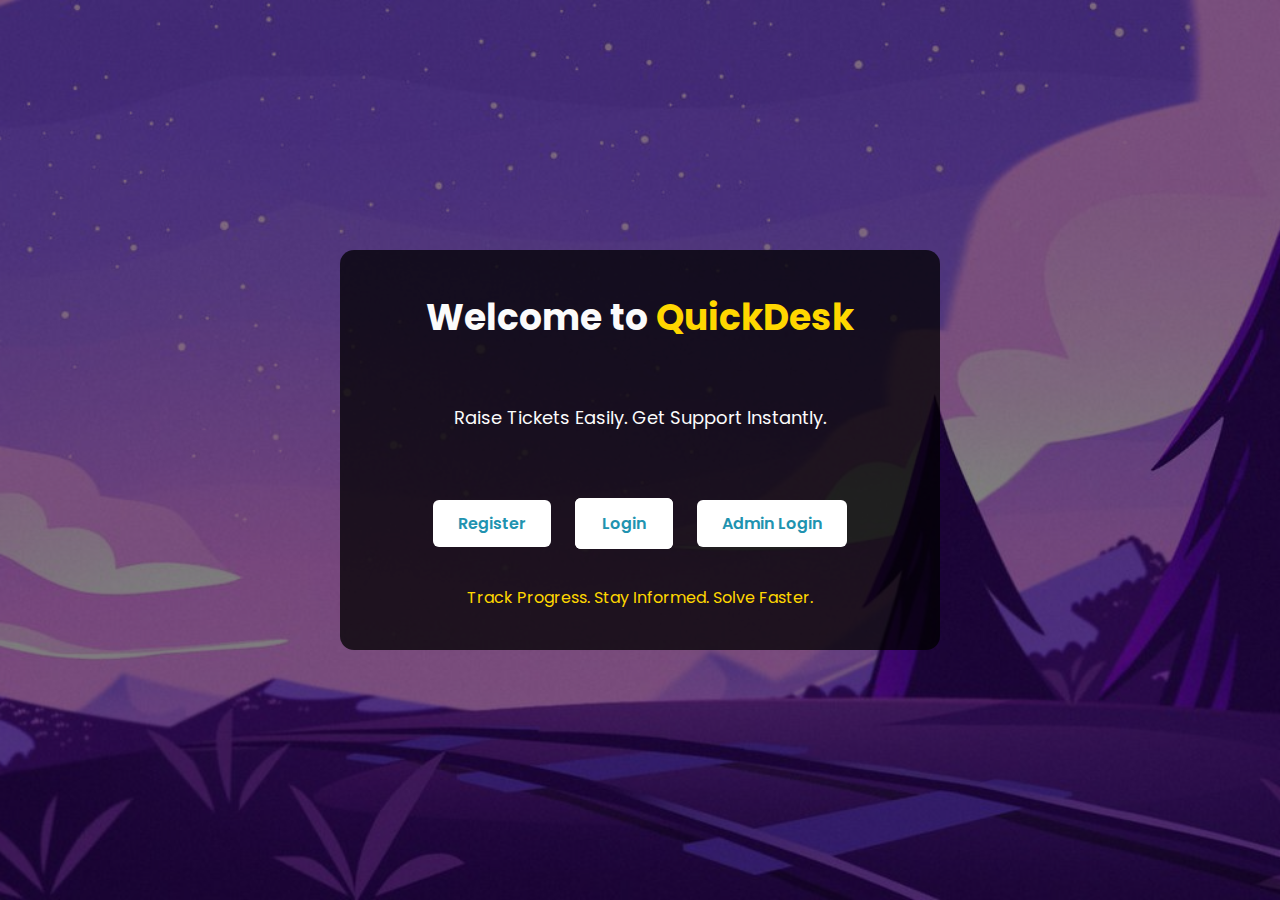
<file: index.html>
<!DOCTYPE html>
<html lang="en">
<head>
  <meta charset="UTF-8" />
  <meta name="viewport" content="width=device-width, initial-scale=1.0"/>
  <title>QuickDesk | Home</title>
  <link rel="stylesheet" href="style.css"/>
  <link href="https://fonts.googleapis.com/css2?family=Poppins&display=swap" rel="stylesheet">
</head>
<body>

  <div class="overlay"></div> 

  <div class="home-container">
    <h1>Welcome to <span class="brand">QuickDesk</span></h1>
    <p>Raise Tickets Easily. Get Support Instantly.</p>
    <div class="home-buttons">
      <a href="register.html" class="btn">Register</a>
      <a href="login.html" class="btn btn-secondary">Login</a>
      <a href="admin-login.html" class="btn btn-admin">Admin Login</a>
    </div>
    <div class="footer-line"style="color: #ffd700;" >
        Track Progress. Stay Informed. Solve Faster.


    </div>
  </div>

</body>
</html>
</file>
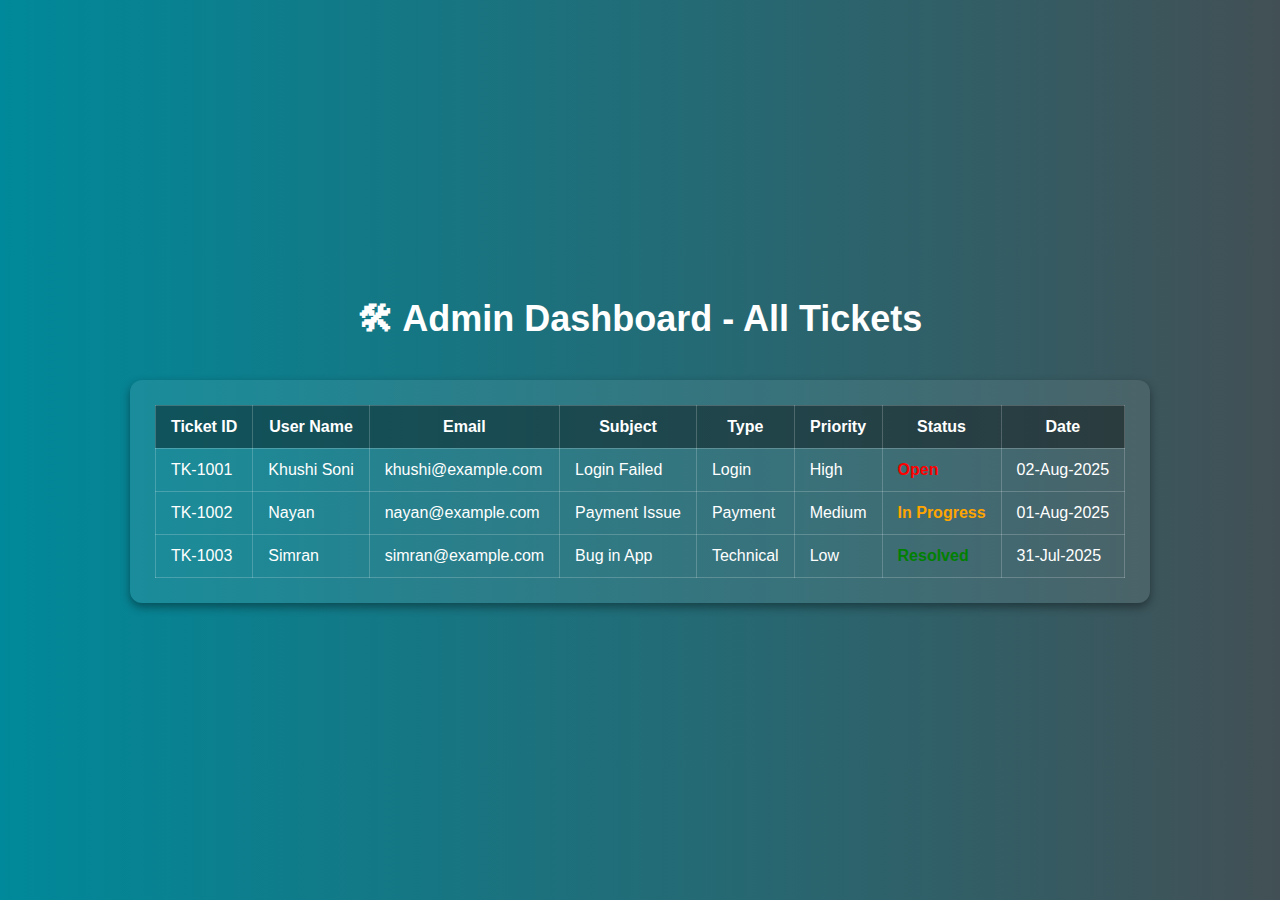
<file: admin-dashboard.html>
<!DOCTYPE html>
<html lang="en">
<head>
  <meta charset="UTF-8">
  <title>Admin Dashboard | QuickDesk</title>
  <link rel="stylesheet" href="style.css" />
  <style>
    .admin-table-container {
      margin-top: 40px;
      background: rgba(255,255,255,0.08);
      border-radius: 12px;
      padding: 25px;
      color: #fff;
      overflow-x: auto;
      box-shadow: 0 4px 10px rgba(0,0,0,0.4);
    }

    table {
      width: 100%;
      border-collapse: collapse;
    }

    th, td {
      padding: 12px 15px;
      border: 1px solid rgba(255,255,255,0.2);
    }

    th {
      background: rgba(0, 0, 0, 0.4);
      font-weight: bold;
    }

    .status-open {
      color: red;
      font-weight: bold;
    }

    .status-inprogress {
      color: orange;
      font-weight: bold;
    }

    .status-resolved {
      color: green;
      font-weight: bold;
    }
  </style>
</head>
<body class="dashboard-page">
  <div class="dashboard-container">
    <h1 class="center-title">🛠 Admin Dashboard - All Tickets</h1>

    <div class="admin-table-container">
      <table>
        <thead>
          <tr>
            <th>Ticket ID</th>
            <th>User Name</th>
            <th>Email</th>
            <th>Subject</th>
            <th>Type</th>
            <th>Priority</th>
            <th>Status</th>
            <th>Date</th>
          </tr>
        </thead>
        <tbody>
          <tr>
            <td>TK-1001</td>
            <td>Khushi Soni</td>
            <td>khushi@example.com</td>
            <td>Login Failed</td>
            <td>Login</td>
            <td>High</td>
            <td class="status-open">Open</td>
            <td>02-Aug-2025</td>
          </tr>
          <tr>
            <td>TK-1002</td>
            <td>Nayan</td>
            <td>nayan@example.com</td>
            <td>Payment Issue</td>
            <td>Payment</td>
            <td>Medium</td>
            <td class="status-inprogress">In Progress</td>
            <td>01-Aug-2025</td>
          </tr>
          <tr>
            <td>TK-1003</td>
            <td>Simran</td>
            <td>simran@example.com</td>
            <td>Bug in App</td>
            <td>Technical</td>
            <td>Low</td>
            <td class="status-resolved">Resolved</td>
            <td>31-Jul-2025</td>
          </tr>
        </tbody>
      </table>
    </div>
  </div>
</body>
</html>
</file>
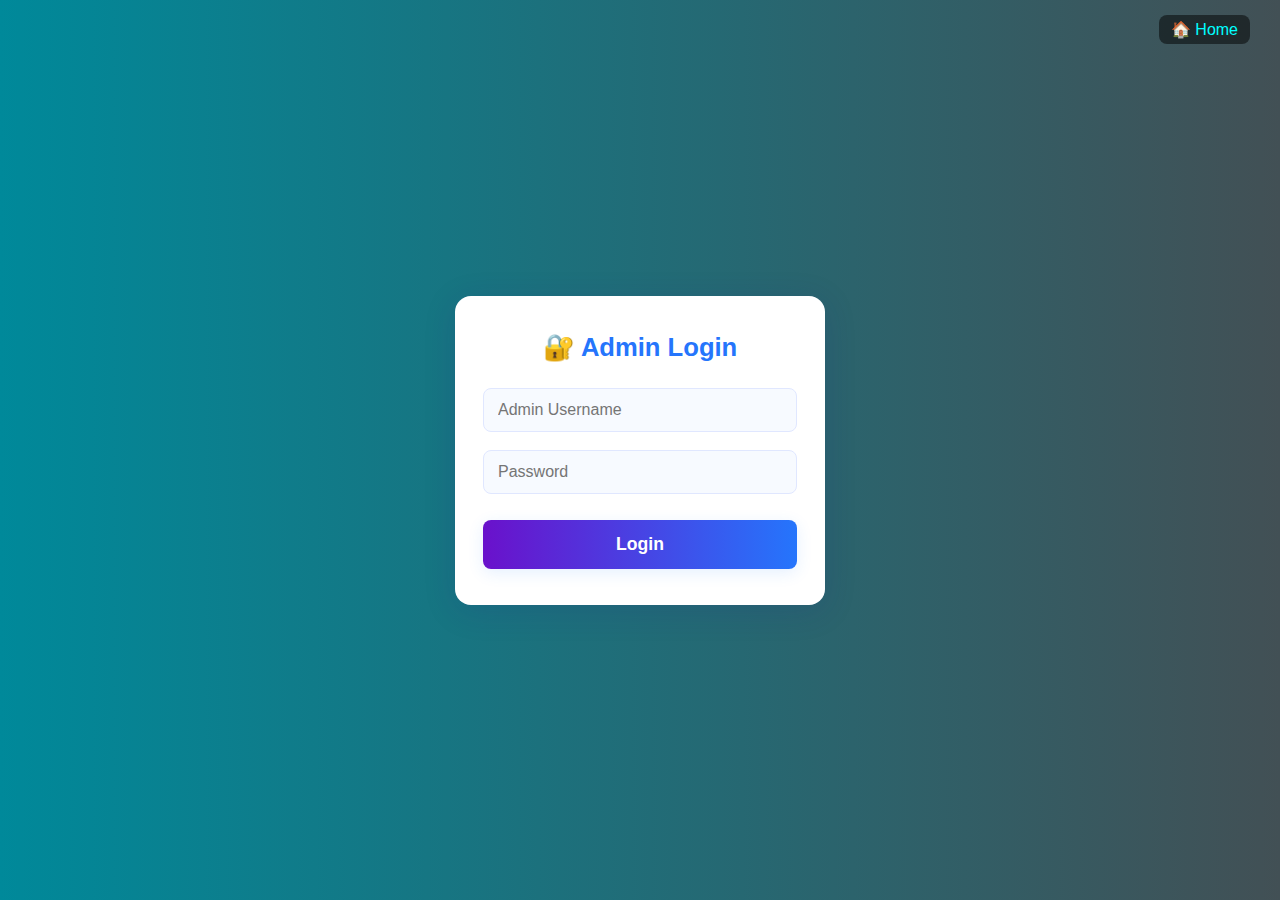
<file: admin-login.html>
<!DOCTYPE html>
<html lang="en">
<head>
  <meta charset="UTF-8">
  <title>Admin Login | QuickDesk</title>
  <link rel="stylesheet" href="style.css" />
</head>
<head>
  <meta charset="UTF-8">
  <title>Admin Login | QuickDesk</title>
  <link rel="stylesheet" href="style.css" />
  <style>
    body {
      background: linear-gradient(135deg, #6a11cb 0%, #2575fc 100%);
      min-height: 100vh;
      margin: 0;
      font-family: 'Poppins', sans-serif;
      display: flex;
      align-items: center;
      justify-content: center;
    }
    .dashboard-container {
      background: #fff;
      border-radius: 16px;
      box-shadow: 0 6px 32px rgba(31,38,135,0.16);
      padding: 36px 28px;
      max-width: 370px;
      width: 100%;
      margin: 40px auto;
    }
    .center-title {
      text-align: center;
      color: #2575fc;
      margin-bottom: 26px;
      font-size: 1.6rem;
      font-weight: 600;
    }
    .register-form {
      display: flex;
      flex-direction: column;
      gap: 18px;
    }
    .register-form input {
      padding: 12px 14px;
      border: 1.5px solid #e0e7ff;
      border-radius: 8px;
      font-size: 1rem;
      background: #f7faff;
      transition: border 0.2s, box-shadow 0.2s;
      outline: none;
    }
    .register-form input:focus {
      border: 1.5px solid #2575fc;
      box-shadow: 0 0 0 2px #e0e7ff;
      background: #fff;
    }
    .register-form button {
      background: linear-gradient(90deg, #6a11cb 0%, #2575fc 100%);
      color: #fff;
      border: none;
      border-radius: 8px;
      padding: 14px 0;
      font-size: 1.1rem;
      font-weight: 600;
      cursor: pointer;
      transition: background 0.2s, transform 0.1s;
      box-shadow: 0 4px 16px 0 rgba(38, 135, 255, 0.12);
      margin-top: 8px;
    }
    .register-form button:hover {
      background: linear-gradient(90deg, #2575fc 0%, #6a11cb 100%);
      transform: translateY(-2px) scale(1.03);
    }
  </style>

<body class="dashboard-page">

<div class="top-right-home">
  <a href="index.html">🏠 Home</a>
</div>
  <div class="dashboard-container">
    <h1 class="center-title">🔐 Admin Login</h1>
    <form class="register-form" id="adminLoginForm">
      <input type="text" id="admin-username" placeholder="Admin Username" required>
      <input type="password"id="admin-password" placeholder="Password" required>
      <span class="toggle-password" onclick="toggleAdminPassword()"></span>
      <button type="submit">Login</button>
    </form>
  </div>
  <script src="script.js"></script>

  <script>
    document.getElementById("adminLoginForm").addEventListener("submit", function(e) {
      e.preventDefault();

      alert("✔ Logged in as Admin");
      window.location.href = "admin-dashboard.html";
    });
  </script>
</body>
</html>
</file>
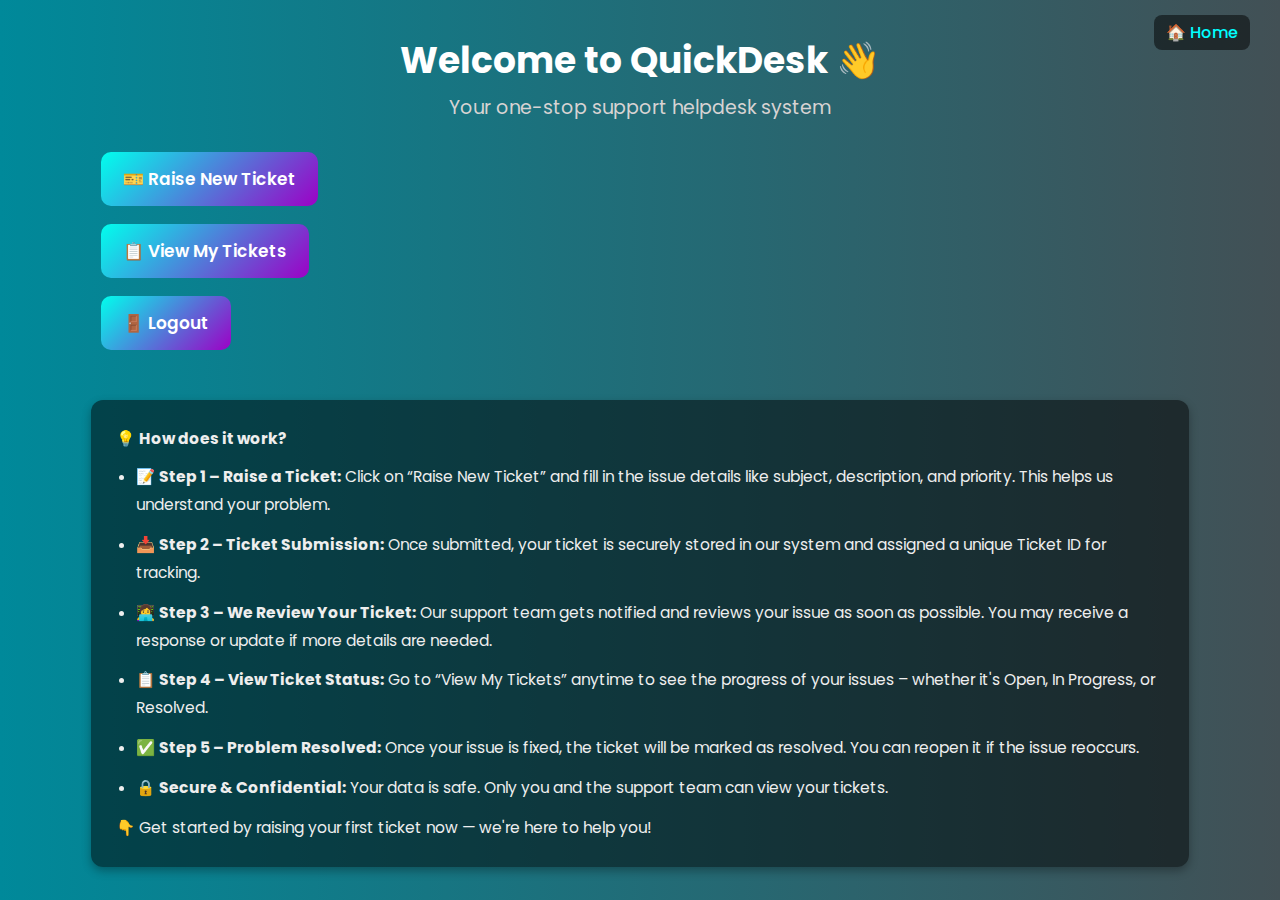
<file: dashboard.html>
<!DOCTYPE html>
<html lang="en">
<head>
  <meta charset="UTF-8" />
  <meta name="viewport" content="width=device-width, initial-scale=1.0"/>
  <title>User Dashboard | QuickDesk</title>
  <link rel="stylesheet" href="style.css" />
  <link href="https://fonts.googleapis.com/css2?family=Poppins&display=swap" rel="stylesheet"/>
</head>
<body class="dashboard-page">
    <!-- Home Button -->
<div class="top-right-home">
  <a href="index.html">🏠 Home</a>
</div>

  <div class="dashboard-bg">
    <div class="dashboard-container">

      
      <h1 class="center-title">Welcome to QuickDesk 👋</h1>
      <p class="center-subtitle">Your one-stop support helpdesk system</p>

    
      <div class="dashboard-left">
        <button onclick="location.href='raise-ticket.html'">🎫 Raise New Ticket</button>
        <button onclick="location.href='view-ticket.html'">📋 View My Tickets</button>
        <button onclick="location.href='index.html'">🚪 Logout</button>
      </div>

    
      <div class="dashboard-description bottom-card">
        <p>💡 <strong>How does it work?</strong></p>
        <ul>
          <li>📝 <strong>Step 1 – Raise a Ticket:</strong> Click on “Raise New Ticket” and fill in the issue details like subject, description, and priority. This helps us understand your problem.</li>
          <li>📥 <strong>Step 2 – Ticket Submission:</strong> Once submitted, your ticket is securely stored in our system and assigned a unique Ticket ID for tracking.</li>
          <li>👩‍💻 <strong>Step 3 – We Review Your Ticket:</strong> Our support team gets notified and reviews your issue as soon as possible. You may receive a response or update if more details are needed.</li>
          <li>📋 <strong>Step 4 – View Ticket Status:</strong> Go to “View My Tickets” anytime to see the progress of your issues – whether it's Open, In Progress, or Resolved.</li>
          <li>✅ <strong>Step 5 – Problem Resolved:</strong> Once your issue is fixed, the ticket will be marked as resolved. You can reopen it if the issue reoccurs.</li>
          <li>🔒 <strong>Secure & Confidential:</strong> Your data is safe. Only you and the support team can view your tickets.</li>
        </ul>
        <p>👇 Get started by raising your first ticket now — we're here to help you!</p>
      </div>

    </div>
  </div>

  <script src="script.js"></script>
</body>
</html>
</file>
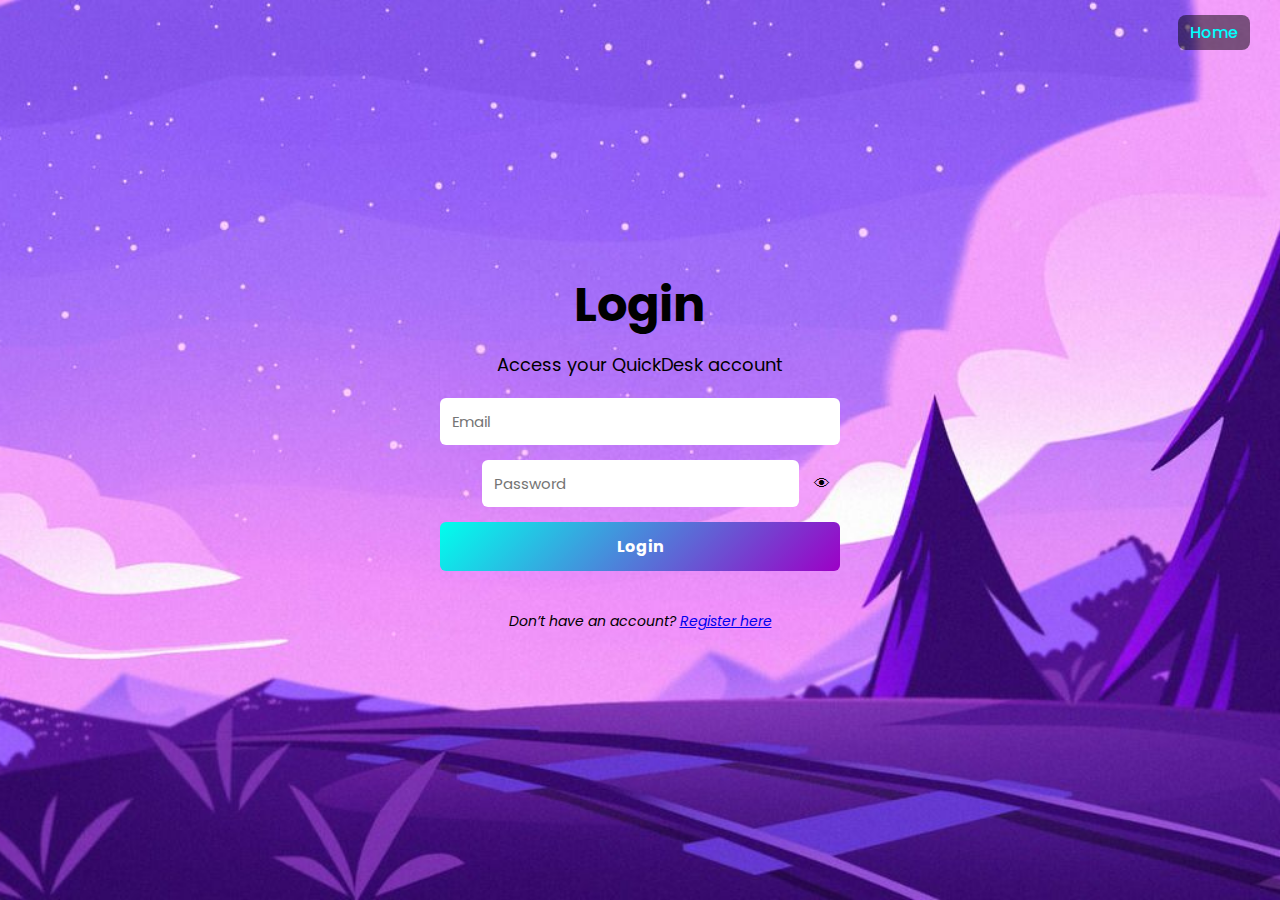
<file: login.html>
<!DOCTYPE html>
<html lang="en">
<head>
  <meta charset="UTF-8" />
  <meta name="viewport" content="width=device-width, initial-scale=1.0"/>
  <title>Login | QuickDesk</title>
  <link rel="stylesheet" href="style.css" />
  <link href="https://fonts.googleapis.com/css2?family=Poppins&display=swap" rel="stylesheet" />
</head>
<body>
    
<div class="top-right-home">
  <a href="index.html"> Home</a>
</div>

  
    <div class="login-container">
      <div class="login-header">
        <h1 style="font-size: 300%;">Login</h1>
        <p>Access your QuickDesk account</p>
      </div>

      <form id="loginForm" class="login-form">
        <input type="email" name="email" id="email" placeholder="Email" required />

        <div class="password-wrapper">
          <input type="password" name="password" id="login-password" placeholder="Password" required />
          <span class="toggle-password" onclick="toggleLoginPassword()">👁</span>
        </div>

        <button type="submit" class="login-btn">Login</button>
      </form>

      <div class="login-footer">
        Don’t have an account? <a href="register.html">Register here</a>
      </div>
    </div>


  <script src="script.js"></script>
</body>
</html>
</file>
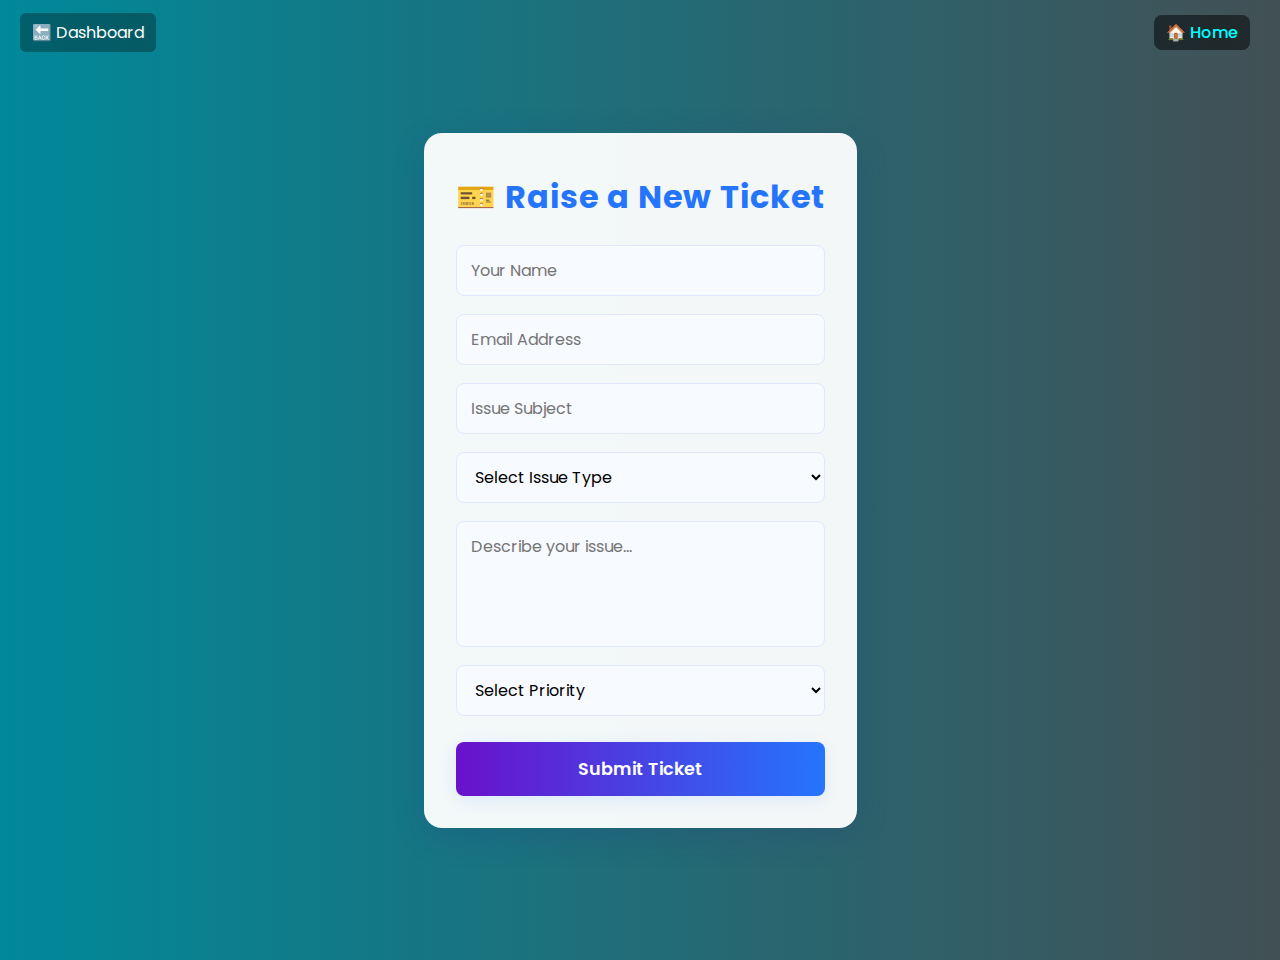
<file: raise-ticket.html>
<!DOCTYPE html>
<html lang="en">
<head>
  <meta charset="UTF-8" />
  <meta name="viewport" content="width=device-width, initial-scale=1.0"/>
  <title>Raise New Ticket | QuickDesk</title>
  <link rel="stylesheet" href="style.css" />
  <link href="https://fonts.googleapis.com/css2?family=Poppins&display=swap" rel="stylesheet"/>
</head>
<style>
body {
    font-family: 'Poppins', sans-serif;
    background: linear-gradient(135deg, #6a11cb 0%, #2575fc 100%);
    min-height: 100vh;
    margin: 0;
}

.dashboard-bg {
    display: flex;
    justify-content: center;
    align-items: center;
    min-height: 100vh;
}

.dashboard-container {
    background: rgba(255,255,255,0.95);
    border-radius: 18px;
    box-shadow: 0 8px 32px 0 rgba(31,38,135,0.18);
    padding: 40px 32px 32px 32px;
    max-width: 1800px;
    width: 100%;
}

.center-title {
    text-align: center;
    font-size: 2rem;
    color: #2575fc;
    margin-bottom: 24px;
    letter-spacing: 1px;
}

.register-form {
    display: flex;
    flex-direction: column;
    gap: 18px;
}

.register-form input,
.register-form select,
.register-form textarea {
    padding: 12px 14px;
    border: 1.5px solid #e0e7ff;
    border-radius: 8px;
    font-size: 1rem;
    background: #f7faff;
    transition: border 0.2s, box-shadow 0.2s;
    outline: none;
    resize: none;
}

.register-form input:focus,
.register-form select:focus,
.register-form textarea:focus {
    border: 1.5px solid #2575fc;
    box-shadow: 0 0 0 2px #e0e7ff;
    background: #fff;
}

.register-form button {
    background: linear-gradient(90deg, #6a11cb 0%, #2575fc 100%);
    color: #fff;
    border: none;
    border-radius: 8px;
    padding: 14px 0;
    font-size: 1.1rem;
    font-weight: 600;
    cursor: pointer;
    transition: background 0.2s, transform 0.1s;
    box-shadow: 0 4px 16px 0 rgba(38, 135, 255, 0.12);
    margin-top: 8px;
}

.register-form button:hover {
    background: linear-gradient(90deg, #2575fc 0%, #6a11cb 100%);
    transform: translateY(-2px) scale(1.03);
}

@media (max-width: 600px) {
    .dashboard-container {
        padding: 24px 8px 16px 8px;
        max-width: 98vw;
    }
    .center-title {
        font-size: 1.3rem;
    }
}
</style>
<body class="dashboard-page">
    <!-- Home Button -->
<div class="top-right-home">
  <a href="index.html">🏠 Home</a>
</div>

<div class="top-right-dashboard" style="position: absolute; top: 20px; left: 20px;">
  <a href="dashboard.html" style="color: #fff; background: rgba(0,0,0,0.3); padding: 8px 12px; border-radius: 6px; text-decoration: none;">
    🔙 Dashboard
  </a>
</div>

  <div class="dashboard-bg">
    <div class="dashboard-container">
      <h1 class="center-title">🎫 Raise a New Ticket</h1>
      <form class="register-form" id="ticketForm">
        <input type="text" placeholder="Your Name" required />
        <input type="email" placeholder="Email Address" required />
        <input type="text" placeholder="Issue Subject" required />

        <select required>
          <option value=""> Select Issue Type </option>
          <option value="Login Issue">Login Issue</option>
          <option value="Payment Issue">Payment Issue</option>
          <option value="Technical Bug">Technical Bug</option>
          <option value="Other">Other</option>
        </select>

        <textarea rows="4" placeholder="Describe your issue..." required></textarea>

        <select required>
          <option value="">Select Priority </option>
          <option value="Low">Low</option>
          <option value="Medium">Medium</option>
          <option value="High">High</option>
        </select>

        <button type="submit">Submit Ticket</button>
      </form>
    </div>
  </div>

  <script>
    document.getElementById("ticketForm").addEventListener("submit", function (e) {
      e.preventDefault();
      alert("🎉 Ticket submitted successfully!");
    });
  </script>
</body>
</html>
</file>
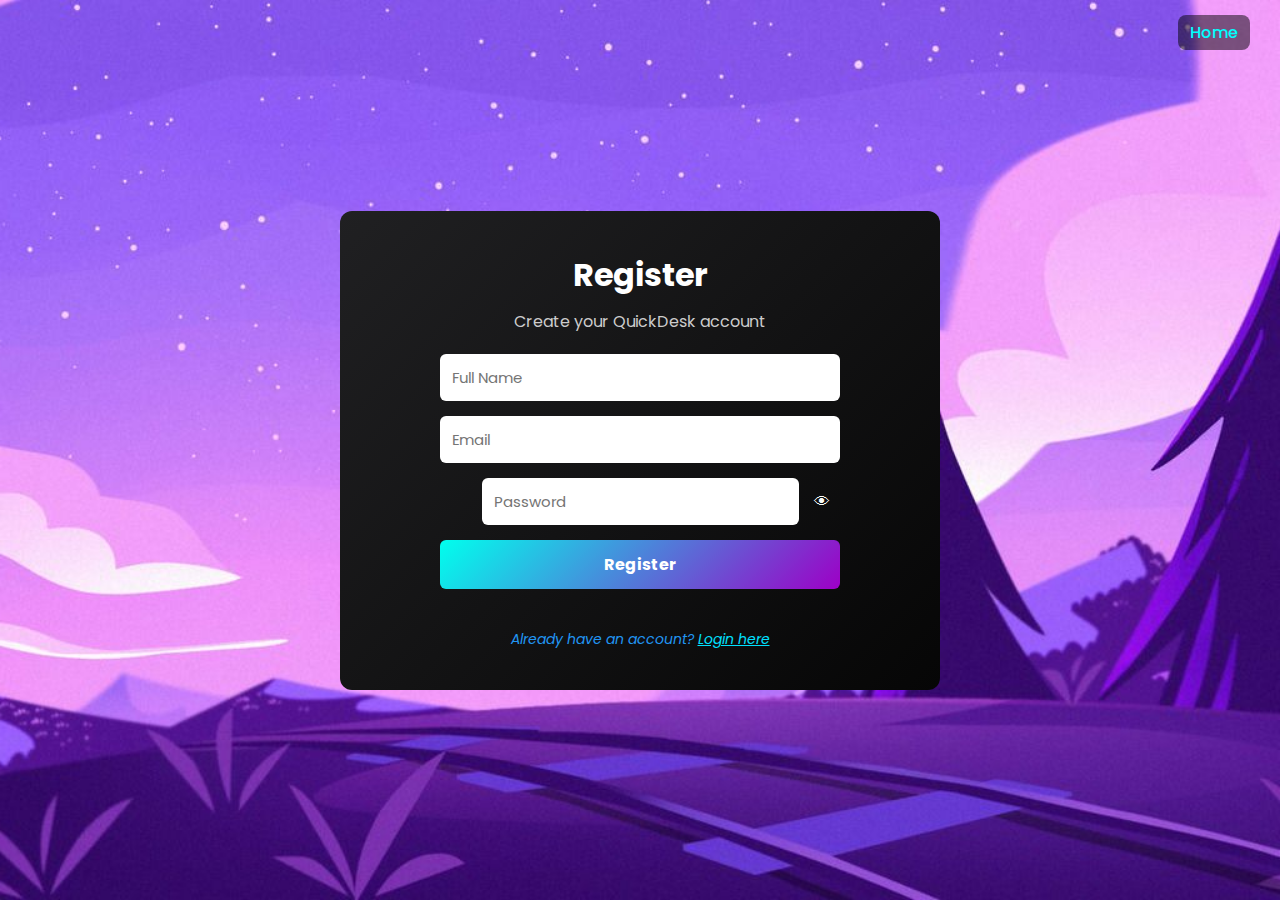
<file: register.html>
<!DOCTYPE html>
<html lang="en">
<head>
  <meta charset="UTF-8" />
  <meta name="viewport" content="width=device-width, initial-scale=1.0"/>
  <title>Register | QuickDesk</title>
  <link rel="stylesheet" href="style.css" />
  <link href="https://fonts.googleapis.com/css2?family=Poppins&display=swap" rel="stylesheet" />
</head>
<body>
    <!-- Home Button -->
<div class="top-right-home">
  <a href="index.html"> Home</a>
</div>

  <div class="register-container">
    <div class="register-header">
      <h1>Register</h1>
      <p>Create your QuickDesk account</p>
    </div>

    <form id="registerForm" class="register-form">
      <input type="text" name="name" placeholder="Full Name" required />
      <input type="email" name="email" placeholder="Email" required />

      <div class="password-wrapper">
        <input type="password" name="password" id="password" placeholder="Password" required />
        <span class="toggle-password" onclick="togglePassword()">👁</span>
      </div>

      <button type="submit" class="register-btn">Register</button>
    </form>

    <div class="register-footer" style="color: #2196f3;">
      Already have an account? <a href="login.html" style="color:#00e0ff;">Login here</a>
    </div>
  </div>


  <script src="script.js"></script>
</body>
</html>
</file>
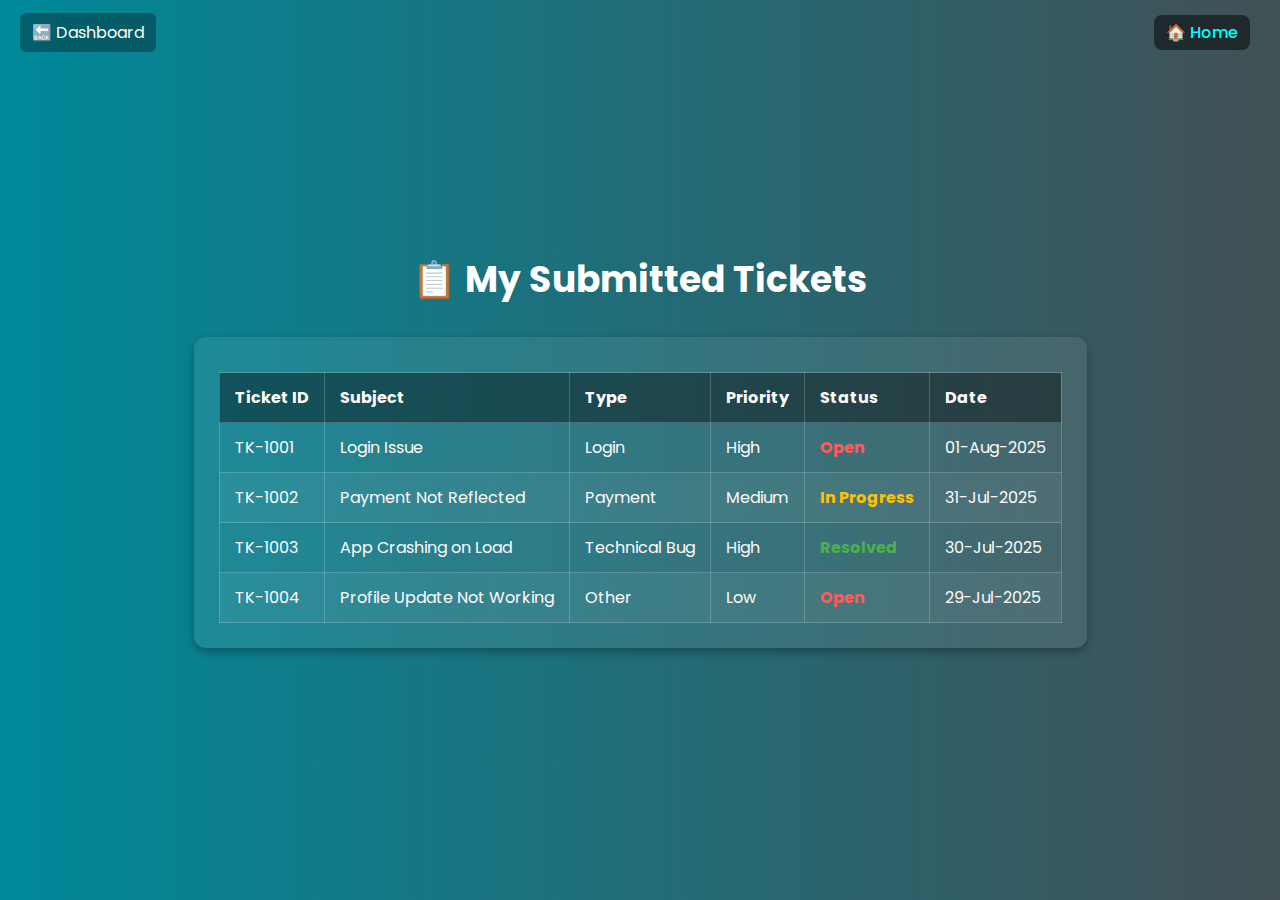
<file: view-ticket.html>
<!DOCTYPE html>
<html lang="en">
<head>
  <meta charset="UTF-8" />
  <meta name="viewport" content="width=device-width, initial-scale=1.0"/>
  <title>My Tickets | QuickDesk</title>
  <link rel="stylesheet" href="style.css" />
  <link href="https://fonts.googleapis.com/css2?family=Poppins&display=swap" rel="stylesheet"/>
  <style>
    .ticket-table-container {
      background: rgba(255, 255, 255, 0.08);
      padding: 25px;
      border-radius: 12px;
      margin-top: 30px;
      color: #fffbfb;
      box-shadow: 0 4px 10px rgba(0,0,0,0.3);
      overflow-x: auto;
    }

    table {
      width: 100%;
      border-collapse: collapse;
      margin-top: 10px;
    }

    th, td {
      border: 1px solid rgba(255,255,255,0.2);
      padding: 12px 15px;
      text-align: left;
    }

    th {
      background-color: rgba(0, 0, 0, 0.4);
      font-weight: bold;
    }

    tr:nth-child(even) {
      background-color: rgba(255, 255, 255, 0.05);
    }

    .status-open {
      color: #ff5c5c;
      font-weight: bold;
    }

    .status-inprogress {
      color: #ffc107;
      font-weight: bold;
    }

    .status-resolved {
      color: #4caf50;
      font-weight: bold;
    }
  </style>
</head>
<body class="dashboard-page">

<div class="top-right-home">
  <a href="index.html">🏠 Home</a>
</div>
<div class="top-right-dashboard" style="position: absolute; top: 20px; left: 20px;">
  <a href="dashboard.html" style="color: #fff; background: rgba(0,0,0,0.3); padding: 8px 12px; border-radius: 6px; text-decoration: none;">
    🔙 Dashboard
  </a>
</div>

  <div class="dashboard-bg">
    <div class="dashboard-container">
      <h1 class="center-title">📋 My Submitted Tickets</h1>

      <div class="ticket-table-container">
        <table>
          <thead>
            <tr>
              <th>Ticket ID</th>
              <th>Subject</th>
              <th>Type</th>
              <th>Priority</th>
              <th>Status</th>
              <th>Date</th>
            </tr>
          </thead>
          <tbody>
            <tr>
              <td>TK-1001</td>
              <td>Login Issue</td>
              <td>Login</td>
              <td>High</td>
              <td class="status-open">Open</td>
              <td>01-Aug-2025</td>
            </tr>
            <tr>
              <td>TK-1002</td>
              <td>Payment Not Reflected</td>
              <td>Payment</td>
              <td>Medium</td>
              <td class="status-inprogress">In Progress</td>
              <td>31-Jul-2025</td>
            </tr>
            <tr>
              <td>TK-1003</td>
              <td>App Crashing on Load</td>
              <td>Technical Bug</td>
              <td>High</td>
              <td class="status-resolved">Resolved</td>
              <td>30-Jul-2025</td>
            </tr>
            <tr>
              <td>TK-1004</td>
              <td>Profile Update Not Working</td>
              <td>Other</td>
              <td>Low</td>
              <td class="status-open">Open</td>
              <td>29-Jul-2025</td>
            </tr>
          </tbody>
        </table>
      </div>
    </div>
  </div>

</body>
</html>
</file>
<file: style.css>
* {
  margin: 0;
  padding: 0;
  box-sizing: border-box;
  font-family: "Poppins", sans-serif;
}

body {
  background: url('bg.jpg') no-repeat center center fixed;
  background-size: cover;
  min-height: 100vh;
  display: flex;
  justify-content: center;
  align-items: center;
  position: relative;
  color: rgb(251, 251, 251);
  overflow: hidden;
}

.overlay {
  position: absolute;
  top: 0;
  left: 0;
  height: 100%;
  width: 100%;
  background-color: rgba(0,0,0,0.5); 
  z-index: 1;
}

.home-container {

  display: flex;
  flex-direction: column;
  justify-content: space-between;
  align-items: center;
  padding: 40px 20px;
  background: rgba(0, 0, 0, 0.75); 
  border-radius: 14px;
  max-width: 600px;
  min-height: 400px;
  width: 90%;
  z-index: 2;
  text-align: center;
}

.home-container h1 {
  font-size: 36px;
  margin-bottom: 10px;
}

.home-container .brand {
  color: #ffd700;
}

.home-container p {
  font-size: 18px;
  margin-bottom: 30px;
}

.home-buttons .btn {
  padding: 12px 25px;
  background-color: #ffffff;
  color: #2193b0;
  border-radius: 6px;
  text-decoration: none;
  margin: 10px;
  font-weight: 600;
  transition: 0.3s;
}

.home-buttons .btn:hover {
  background-color: #000000;
}

.btn-secondary {
  background-color: transparent;
  border: 2px solid white;
  color: white;
}

.btn-secondary:hover {
  background-color: white;
  color: #2193b0;
}


/*Register css styling*/

.register-container {
  background: linear-gradient(135deg, #202022,#060606);
  padding: 40px 20px;
  border-radius: 12px;
  max-width: 600px;
  width: 90%;
  display: flex;
  flex-direction: column;
  align-items: center;
  text-align: center;
  margin: auto;
}

.register-header h1 {
  font-size: 32px;
  margin-bottom: 10px;
  color: white;
}

.register-header p {
  font-size: 16px;
  color: #ccc;
}

.register-form {
  display: flex;
  flex-direction: column;
  gap: 15px;
  width: 100%;
  max-width: 400px;
  margin-top: 20px;
}

.register-form input {
  padding: 12px;
  border-radius: 6px;
  border: none;
  outline: none;
  font-size: 15px;
}

.password-wrapper {
  position: relative;
}

.toggle-password {
  position: absolute;
  right: 10px;
  top: 50%;
  transform: translateY(-50%);
  cursor: pointer;
}

.register-btn {
  padding: 12px;
  border-radius: 6px;
  border: none;
  color: white;
  font-weight: bold;
  font-size: 16px;
  background: linear-gradient(135deg, #00FFED, #9D00C6);
  cursor: pointer;
  transition: 0.3s ease;
}

.register-btn:hover {
  filter: brightness(1.1);
}

.register-footer {
  margin-top: 40px;
  font-size: 14px;
  font-style: italic;
}


/*  Login Page Styles ------------------- */


.login-container {
  /*background: rgba(0, 0, 0, 0.75);*/

  padding: 40px 20px;
  border-radius: 12px;
  max-width: 600px;
  width: 90%;
  display: flex;
  flex-direction: column;
  align-items: center;
  text-align: center;
  color: rgb(0, 0, 0);
}

.login-header h1 {
  font-size: 32px;
  margin-bottom: 10px;
}

.login-header p {
  font-size: 18px;
  color: #000000;
}

.login-form {
  display: flex;
  flex-direction: column;
  gap: 15px;
  width: 100%;
  max-width: 400px;
  margin-top: 20px;
}

.login-form input {
  padding: 12px;
  border-radius: 6px;
  border: none;
  outline: none;
  font-size: 15px;
}

.password-wrapper {
  position: relative;
}

.toggle-password {
  position: absolute;
  right: 10px;
  top: 50%;
  transform: translateY(-50%);
  cursor: pointer;
}

.login-btn {
  padding: 12px;
  border-radius: 6px;
  border: none;
  color: white;
  font-weight: bold;
  font-size: 16px;
  background: linear-gradient(135deg, #00FFED, #9D00C6);
  cursor: pointer;
  transition: 0.3s ease;
}

.login-btn:hover {
  filter: brightness(1.1);
}

.login-footer {
  margin-top: 40px;
  font-size: 14px;
  font-style: italic;
}

/* Keep this for center text */
.center-title {
  text-align: center;
  font-size: 36px;
  color: white;
  margin-bottom: 5px;
}

.center-subtitle {
  text-align: center;
  font-size: 16px;
  color: #ccc;
  margin-bottom: 30px;
}

/* Main flex layout for buttons + description */

/* Dashboard Page Style */
body.dashboard-page {
  background: linear-gradient(to right,  #00899A,#425055);
  min-height: 100vh;
  padding: 30px;
  overflow-y: auto;
}

/* Heading Centered */
.center-title {
  text-align: center;
  font-size: 36px;
  color: white;
  margin-top: 0px;
  margin-bottom: 5px;
}

.center-subtitle {
  text-align: center;
  font-size: 19px;
  color: #d7d3d3;
  margin-bottom: 30px;
}

/* Buttons on Left */
.dashboard-left {
  display: flex;
  flex-direction: column;
  gap: 18px;
  align-items: flex-start;
  margin-left: 5%;
  padding-left: 10px;
  margin-top: 20px;
}

.dashboard-left button {
  padding: 14px 22px;
  font-size: 17px;
  font-weight: 600;
  color: white;
  background: linear-gradient(135deg, #00FFED, #9D00C6);
  border: none;
  border-radius: 10px;
  cursor: pointer;
  transition: 0.3s ease;
}

.dashboard-left button:hover {
  transform: translateY(-2px);
  filter: brightness(1.1);
}

/* How it Works Card */
.dashboard-description.bottom-card {
  background: rgba(0, 0, 0, 0.5);
  color: #eee;
  border-radius: 12px;
  padding: 25px;
  width: 90%;
  margin: 50px auto 0;
  font-size: 15.5px;
  line-height: 1.8;
  box-shadow: 0 4px 10px rgba(0, 0, 0, 0.3);
}

.dashboard-description ul {
  margin-top: 10px;
  padding-left: 20px;
}

.dashboard-description li {
  margin-bottom: 12px;
}


.top-right-home {
  position: absolute;
  top: 20px;
  right: 30px;
  z-index: 10;
}

.top-right-home a {
  color: #00ffff;
  text-decoration: none;
  font-weight: 500;
  font-size: 16px;
  background-color: rgba(0,0,0,0.5);
  padding: 6px 12px;
  border-radius: 8px;
  transition: background 0.3s ease;
}

.top-right-home a:hover {
  background-color: rgba(255,255,255,0.2);
  color: white;
}
</file>
